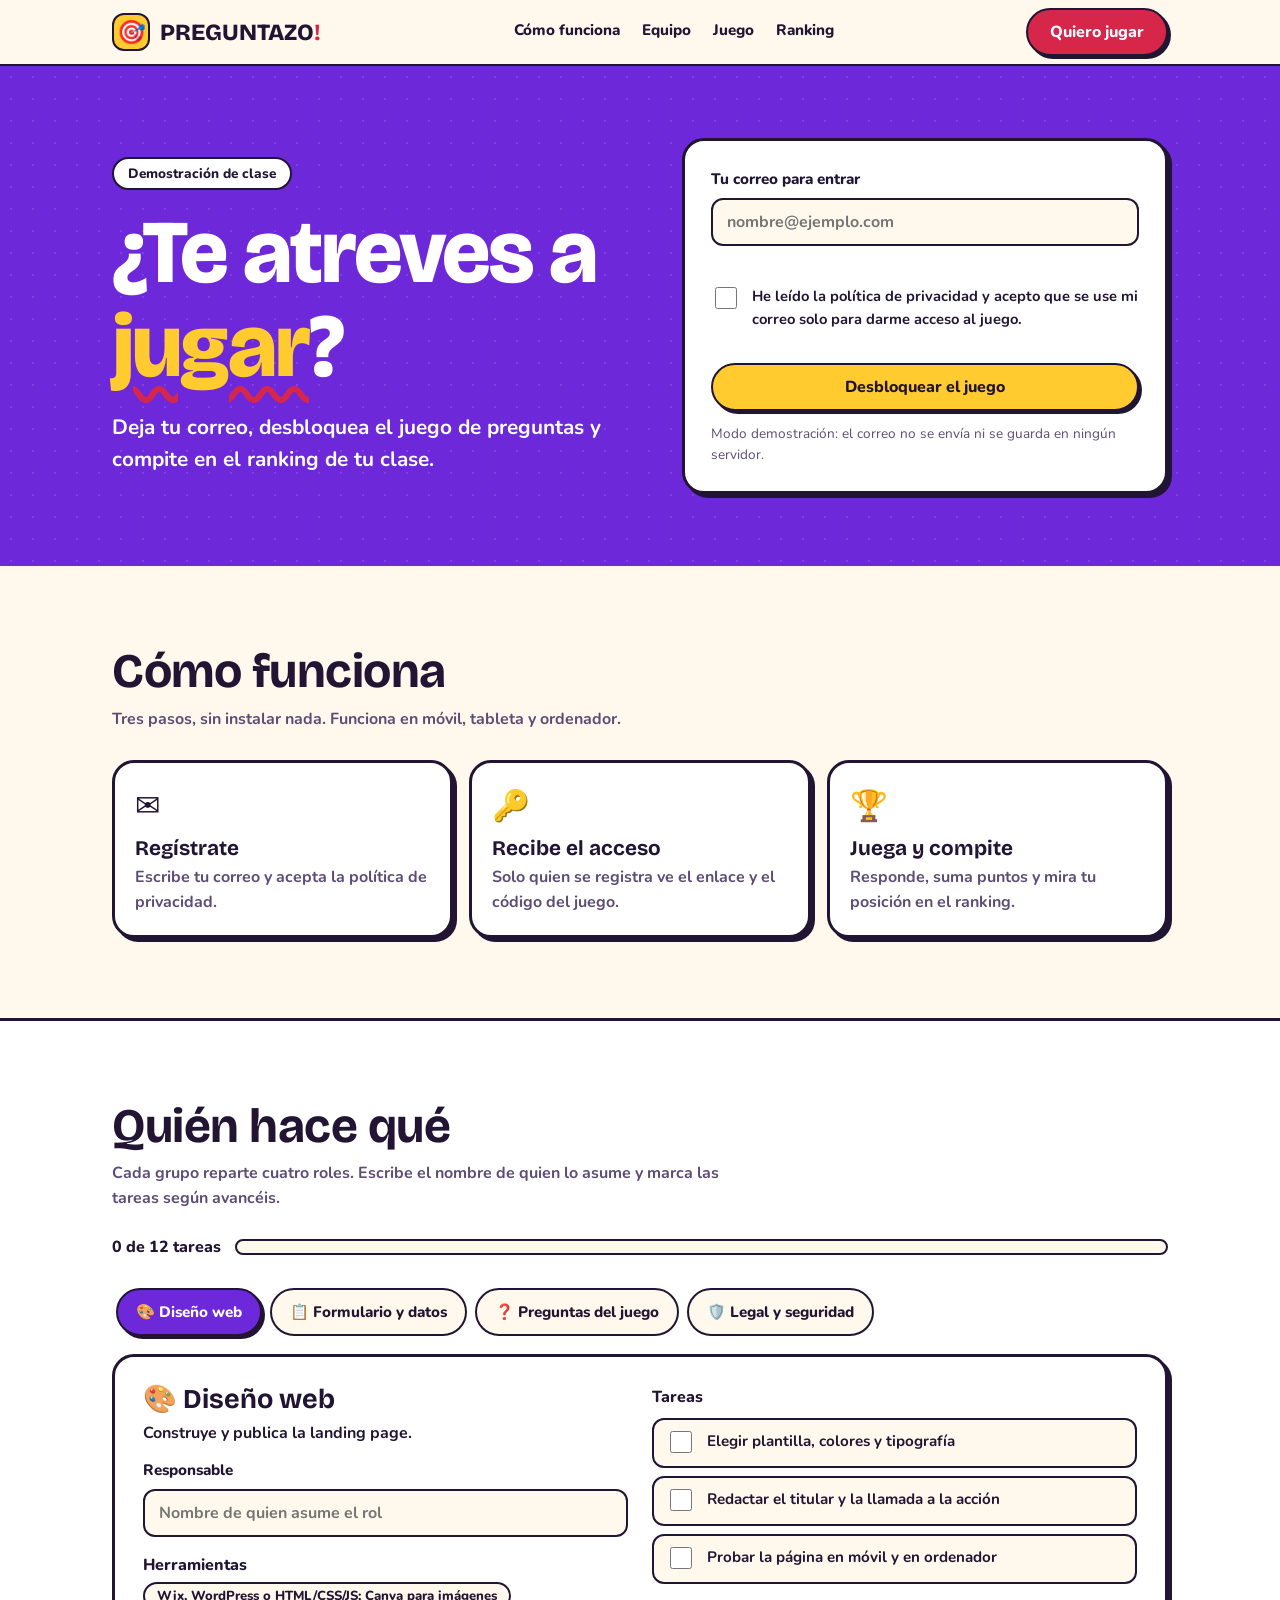
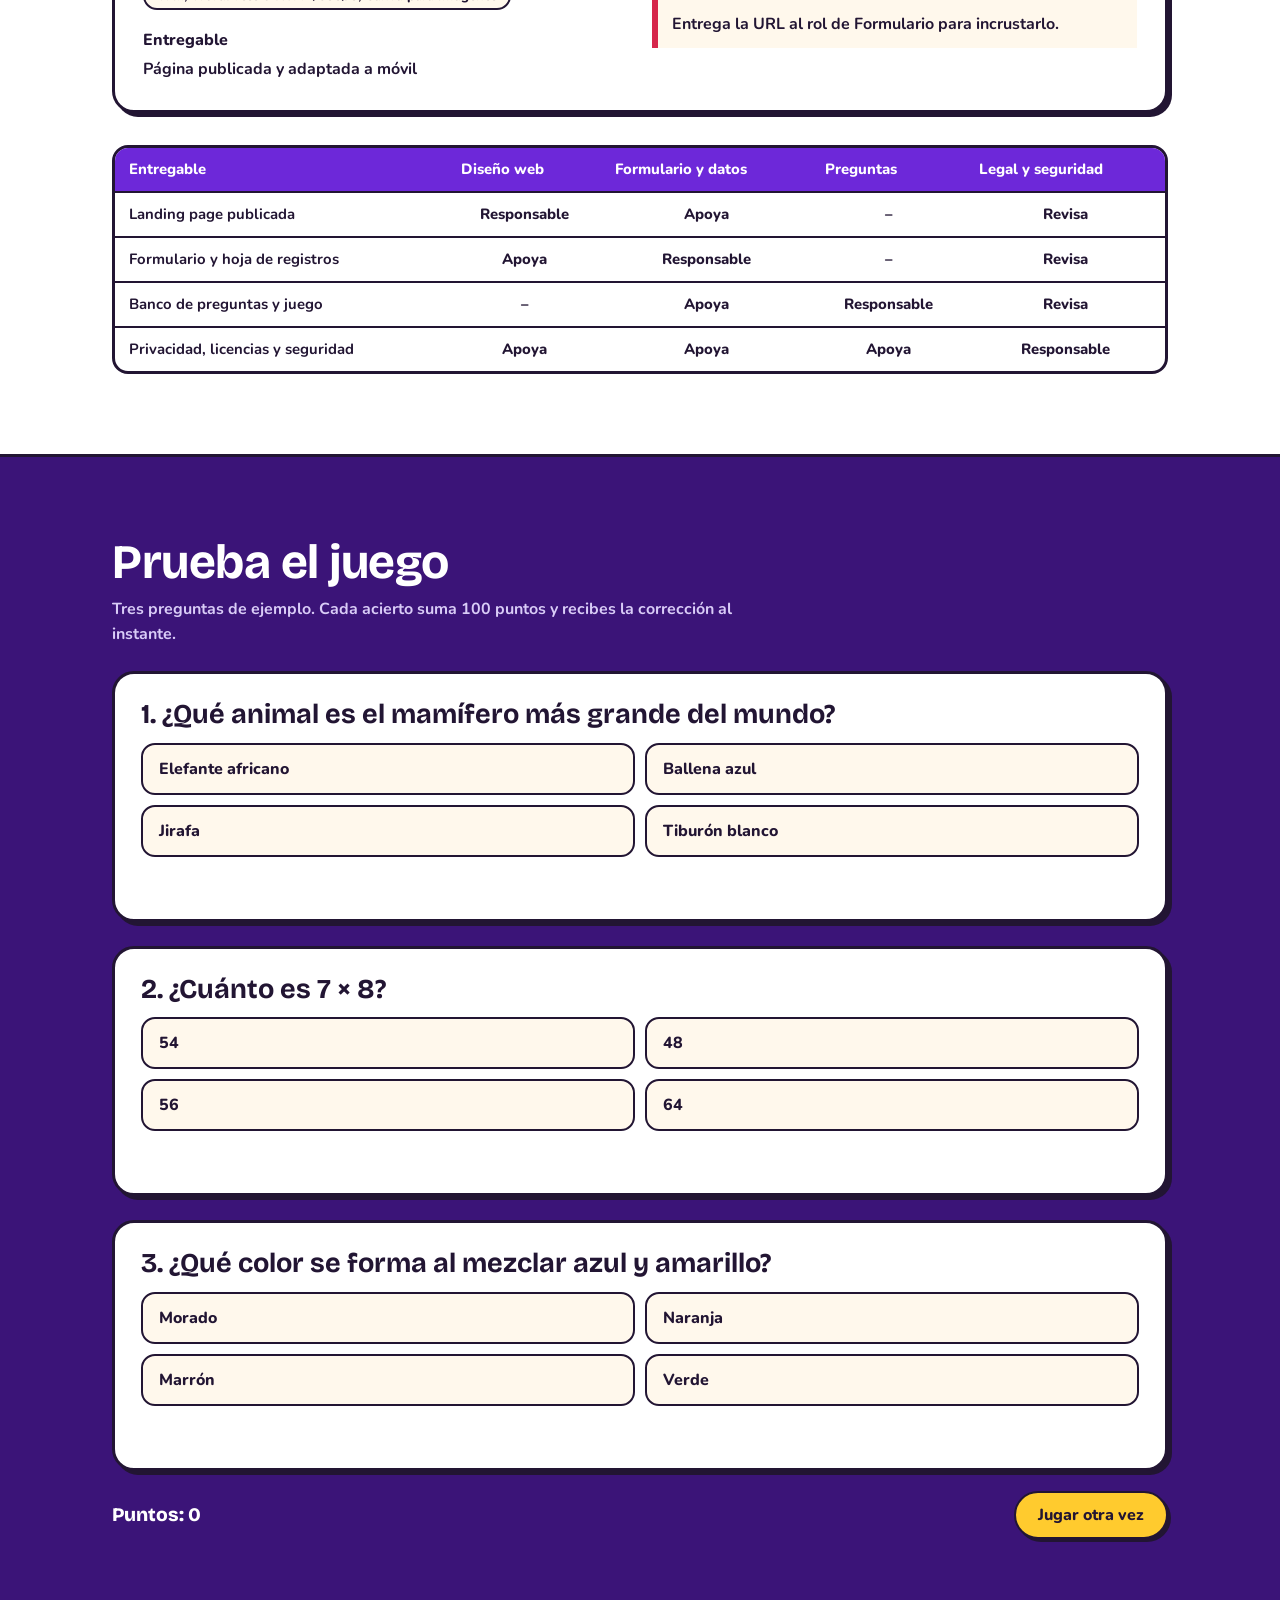
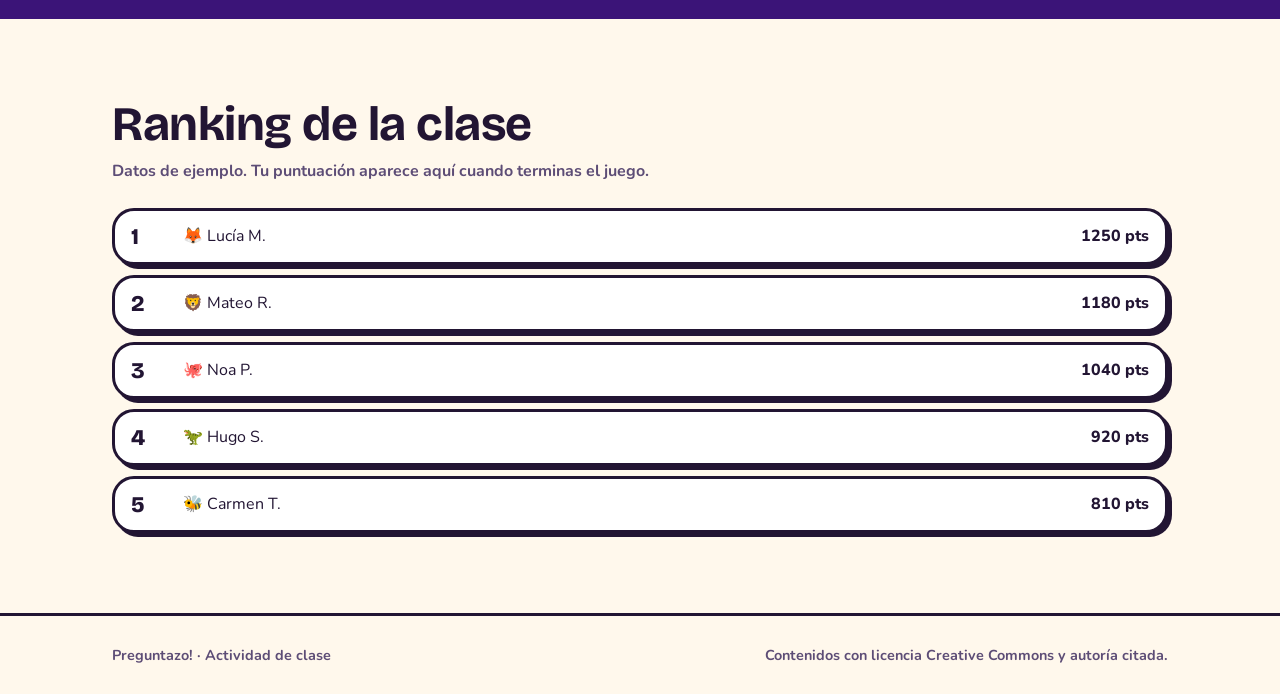
<file: index.html>
<!DOCTYPE html>
<html lang="es">
<head>
<meta charset="utf-8">
<meta name="viewport" content="width=device-width, initial-scale=1, viewport-fit=cover">
<title>Preguntazo! · Landing de demostración</title>
<meta name="description" content="Landing de demostración: registro con correo, juego de preguntas y reparto de responsabilidades del equipo.">
<link rel="preconnect" href="https://fonts.googleapis.com">
<link rel="stylesheet" href="https://fonts.googleapis.com/css2?family=Bricolage+Grotesque:opsz,wght@12..96,700;12..96,800&family=Nunito:wght@400;700;800&display=swap">
<link rel="stylesheet" href="css/styles.css">
</head>
<body>
<header>
  <div class="wrap">
    <a class="logo" href="#inicio"><i aria-hidden="true">🎯</i><span>PREGUNTAZO<b>!</b></span></a>
    <nav aria-label="Principal"><a href="#como">Cómo funciona</a><a href="#equipo">Equipo</a><a href="#juego">Juego</a><a href="#ranking">Ranking</a></nav>
    <a class="btn coral" href="#acceso">Quiero jugar</a>
  </div>
</header>

<main id="inicio">
<section class="hero" style="padding-bottom:clamp(32px,6vw,72px)">
  <div class="wrap">
    <div>
      <span class="demo-badge">Demostración de clase</span>
      <h1>¿Te atreves a <span>jugar</span>?</h1>
      <p class="lead">Deja tu correo, desbloquea el juego de preguntas y compite en el ranking de tu clase.</p>
    </div>
    <div id="acceso" class="sticker">
      <form id="form" novalidate>
        <label for="correo">Tu correo para entrar</label>
        <input id="correo" type="email" autocomplete="email" inputmode="email" placeholder="nombre@ejemplo.com" aria-describedby="e1">
        <p class="err" id="e1" role="alert"></p>
        <label class="check"><input id="ok" type="checkbox"><span>He leído la política de privacidad y acepto que se use mi correo solo para darme acceso al juego.</span></label>
        <p class="err" id="e2" role="alert"></p>
        <button class="btn" type="submit" style="width:100%">Desbloquear el juego</button>
        <p class="note">Modo demostración: el correo no se envía ni se guarda en ningún servidor.</p>
      </form>
      <div class="ok hidden" id="done">
        <h2 style="font-size:1.8rem">¡Acceso desbloqueado!</h2>
        <p style="margin:8px 0 0;font-weight:700">Tu código de acceso de ejemplo:</p>
        <div class="code">JUEGA-2026</div>
        <p><a class="btn coral" href="#juego">Ir al juego</a></p>
      </div>
    </div>
  </div>
</section>

<section id="como"><div class="wrap">
  <h2>Cómo funciona</h2>
  <p class="sub">Tres pasos, sin instalar nada. Funciona en móvil, tableta y ordenador.</p>
  <div class="steps">
    <div class="sticker step"><div class="ic" aria-hidden="true">✉️</div><h3>Regístrate</h3><p>Escribe tu correo y acepta la política de privacidad.</p></div>
    <div class="sticker step"><div class="ic" aria-hidden="true">🔑</div><h3>Recibe el acceso</h3><p>Solo quien se registra ve el enlace y el código del juego.</p></div>
    <div class="sticker step"><div class="ic" aria-hidden="true">🏆</div><h3>Juega y compite</h3><p>Responde, suma puntos y mira tu posición en el ranking.</p></div>
  </div>
</div></section>

<section id="equipo" class="roles"><div class="wrap">
  <h2>Quién hace qué</h2>
  <p class="sub">Cada grupo reparte cuatro roles. Escribe el nombre de quien lo asume y marca las tareas según avancéis.</p>
  <div class="progress"><span id="pTxt">0 de 12 tareas</span><div class="bar" aria-hidden="true"><i id="pBar"></i></div></div>
  <div class="tabs" role="tablist" aria-label="Roles del equipo" id="tabs"></div>
  <div class="sticker panel" id="panel" role="tabpanel" tabindex="0"></div>
  <div class="matrix"><table>
    <caption class="hidden">Matriz de responsabilidades</caption>
    <thead><tr><th scope="col">Entregable</th><th scope="col">Diseño web</th><th scope="col">Formulario y datos</th><th scope="col">Preguntas</th><th scope="col">Legal y seguridad</th></tr></thead>
    <tbody>
      <tr><td>Landing page publicada</td><td class="r">Responsable</td><td class="r">Apoya</td><td class="r">–</td><td class="r">Revisa</td></tr>
      <tr><td>Formulario y hoja de registros</td><td class="r">Apoya</td><td class="r">Responsable</td><td class="r">–</td><td class="r">Revisa</td></tr>
      <tr><td>Banco de preguntas y juego</td><td class="r">–</td><td class="r">Apoya</td><td class="r">Responsable</td><td class="r">Revisa</td></tr>
      <tr><td>Privacidad, licencias y seguridad</td><td class="r">Apoya</td><td class="r">Apoya</td><td class="r">Apoya</td><td class="r">Responsable</td></tr>
    </tbody></table></div>
</div></section>

<section id="juego" class="game"><div class="wrap">
  <h2>Prueba el juego</h2>
  <p class="sub">Tres preguntas de ejemplo. Cada acierto suma 100 puntos y recibes la corrección al instante.</p>
  <div id="quiz"></div>
  <div class="score"><span id="score">Puntos: 0</span><button class="btn" id="again" type="button">Jugar otra vez</button></div>
</div></section>

<section id="ranking"><div class="wrap">
  <h2>Ranking de la clase</h2>
  <p class="sub">Datos de ejemplo. Tu puntuación aparece aquí cuando terminas el juego.</p>
  <ol class="rank" id="rank"></ol>
</div></section>
</main>

<footer><div class="wrap"><span>Preguntazo! · Actividad de clase</span><span>Contenidos con licencia Creative Commons y autoría citada.</span></div></footer>

<script src="js/app.js" defer></script>
</body>
</html>
</file>
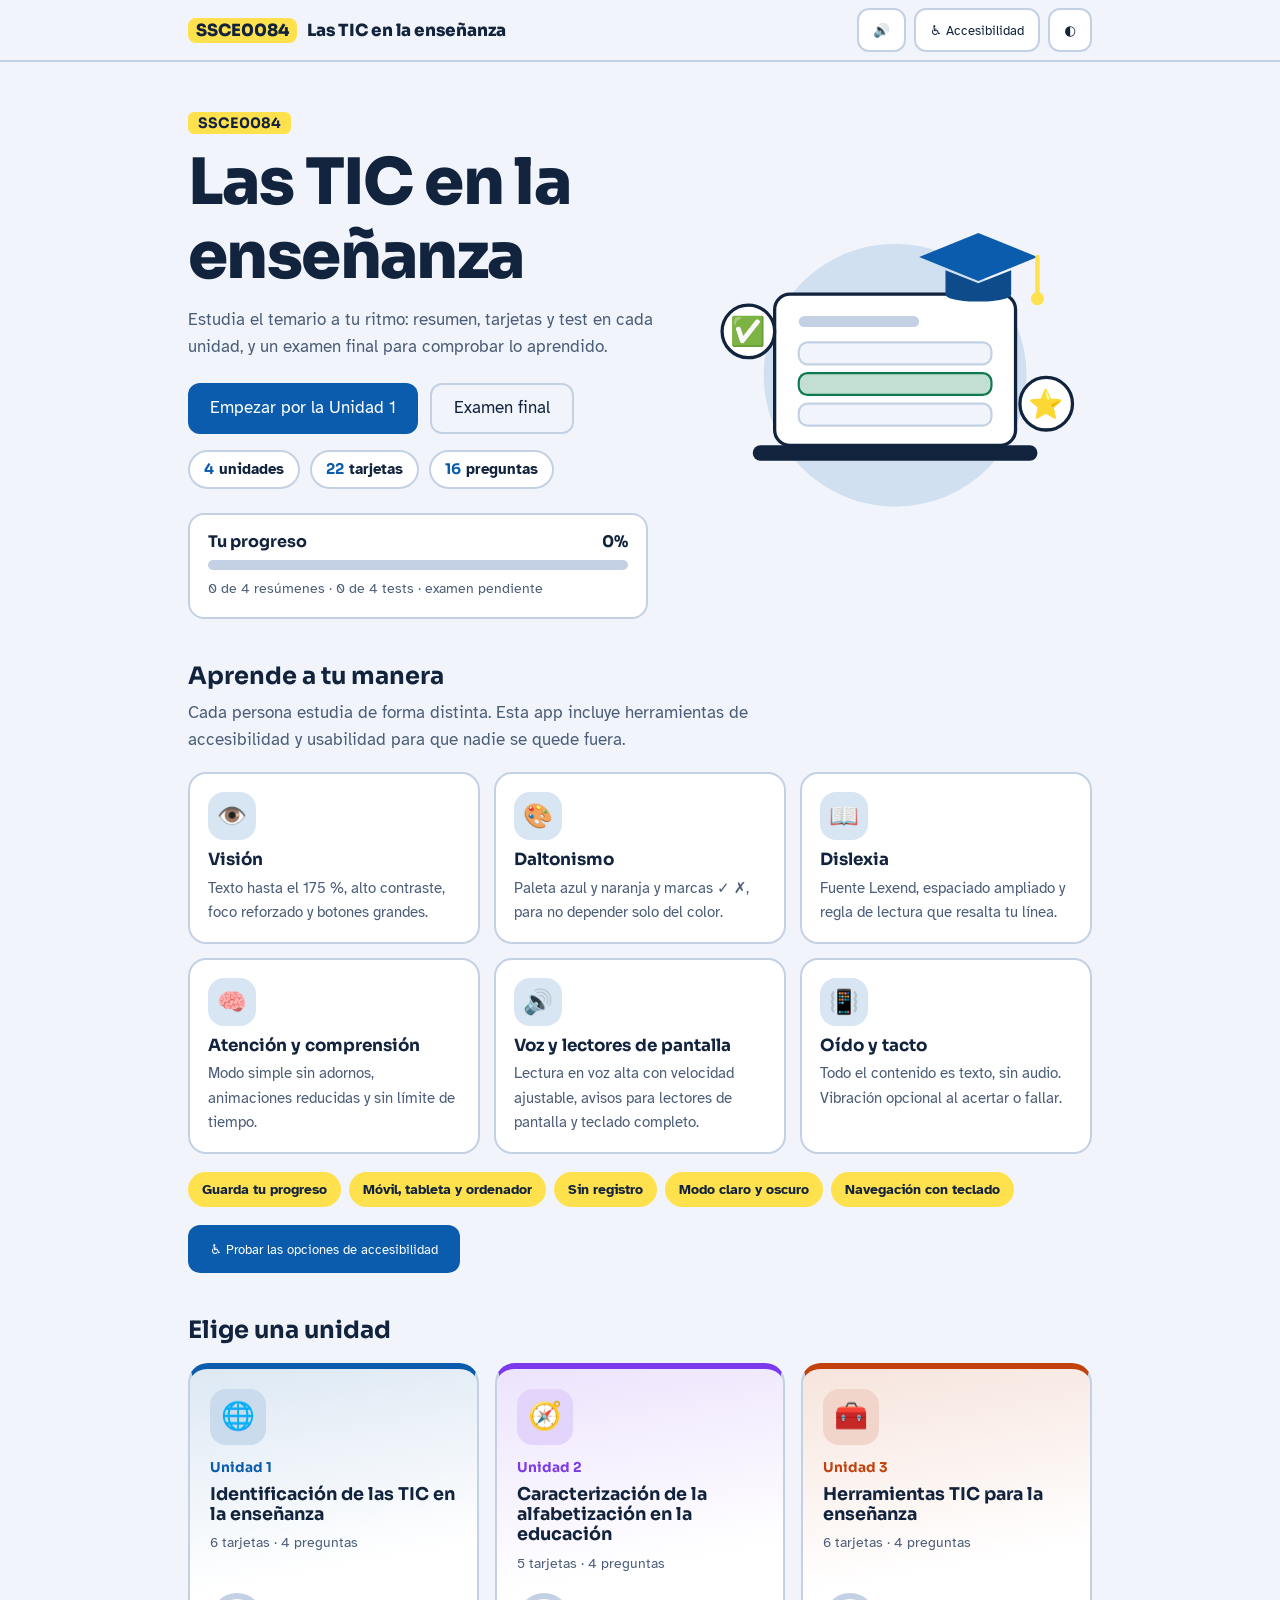
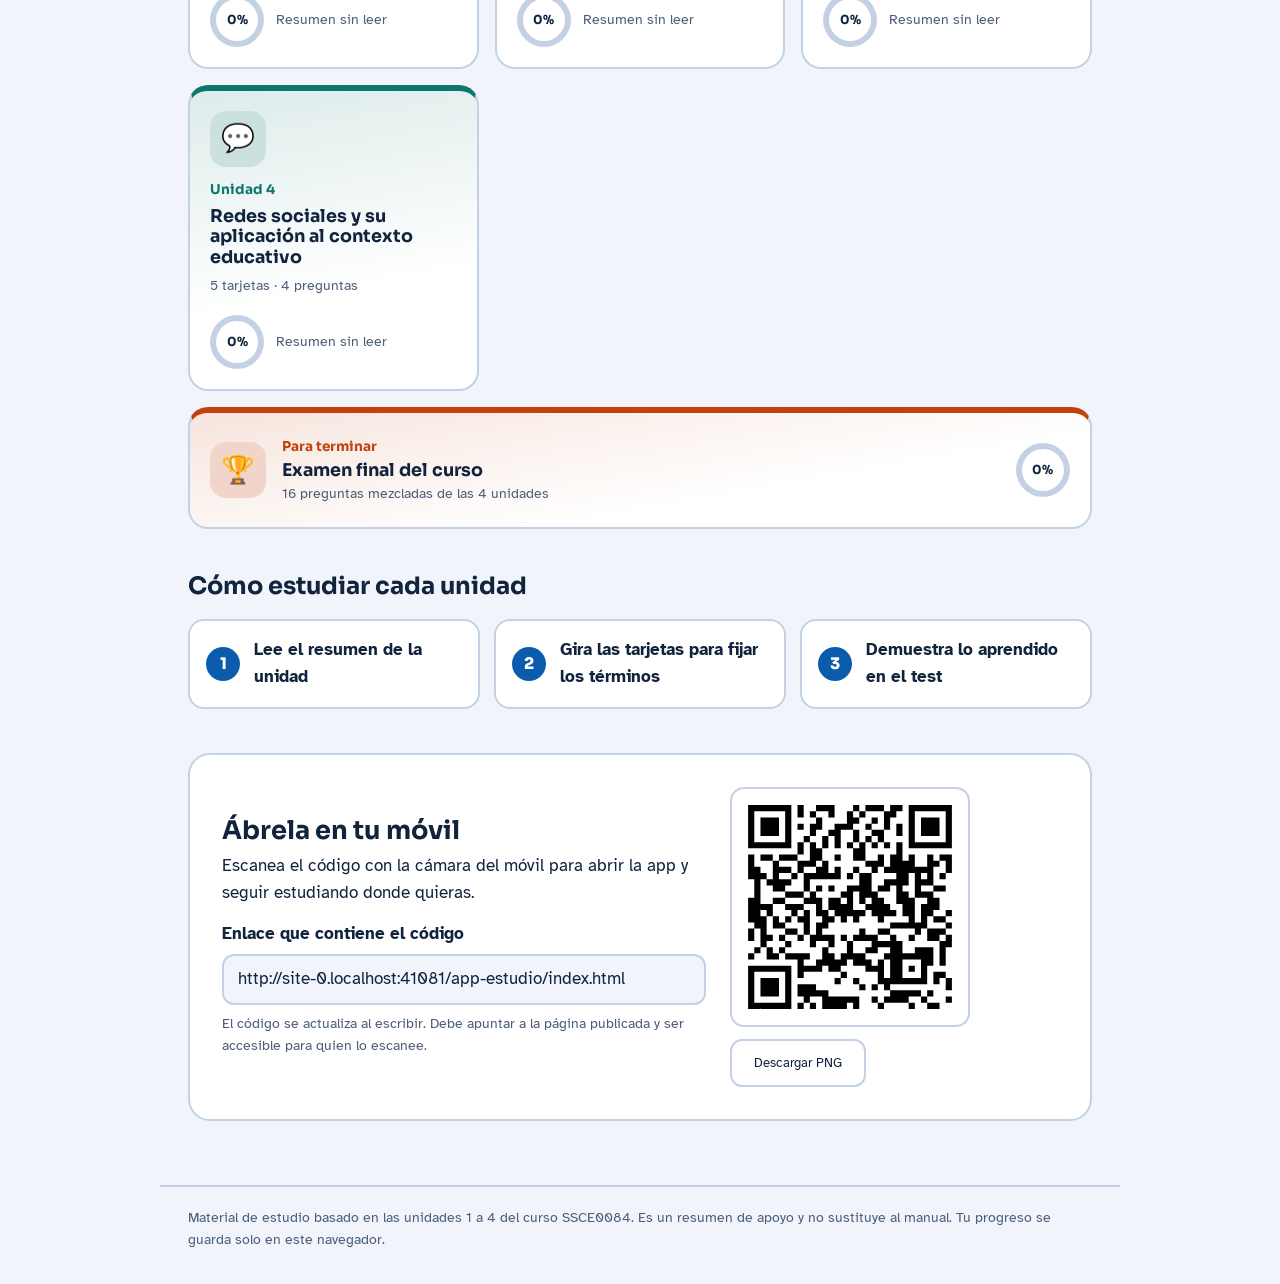
<file: app-estudio/index.html>
<!DOCTYPE html>
<html lang="es">
<head>
<meta charset="utf-8">
<meta name="viewport" content="width=device-width, initial-scale=1, viewport-fit=cover">
<title>SSCE0084 · Las TIC en la enseñanza · Aula de estudio</title>
<meta name="description" content="App de estudio del curso SSCE0084 Las TIC en la enseñanza: resumen, tarjetas y tests por unidad.">
<link rel="stylesheet" href="https://fonts.googleapis.com/css2?family=Sora:wght@600;700;800&family=Atkinson+Hyperlegible:wght@400;700&family=Lexend:wght@400;700&display=swap">
<link rel="stylesheet" href="css/styles.css">
</head>
<body>
<a class="skip" href="#app" id="skip">Saltar al contenido</a><div id="live" class="sr" role="status" aria-live="polite"></div><div id="ruler" hidden aria-hidden="true"></div>
<header><div class="bar"><a class="brand" href="#inicio"><i>SSCE0084</i> Las TIC en la enseñanza</a><div class="tools"><button class="ghost" id="tts" type="button" aria-label="Escuchar esta página en voz alta">🔊</button><button class="ghost" id="a11y" type="button" aria-haspopup="dialog" aria-label="Opciones de accesibilidad"><span aria-hidden="true">♿</span><span class="lbl"> Accesibilidad</span></button><button class="ghost" id="theme" type="button" aria-label="Cambiar tema claro u oscuro">◐</button></div></div></header>
<main id="app" tabindex="-1"></main>
<footer>Material de estudio basado en las unidades 1 a 4 del curso SSCE0084. Es un resumen de apoyo y no sustituye al manual. Tu progreso se guarda solo en este navegador.</footer>
<script src="js/vendor/qrcode.js"></script>
<script src="js/app.js"></script>
</body>
</html>
</file>
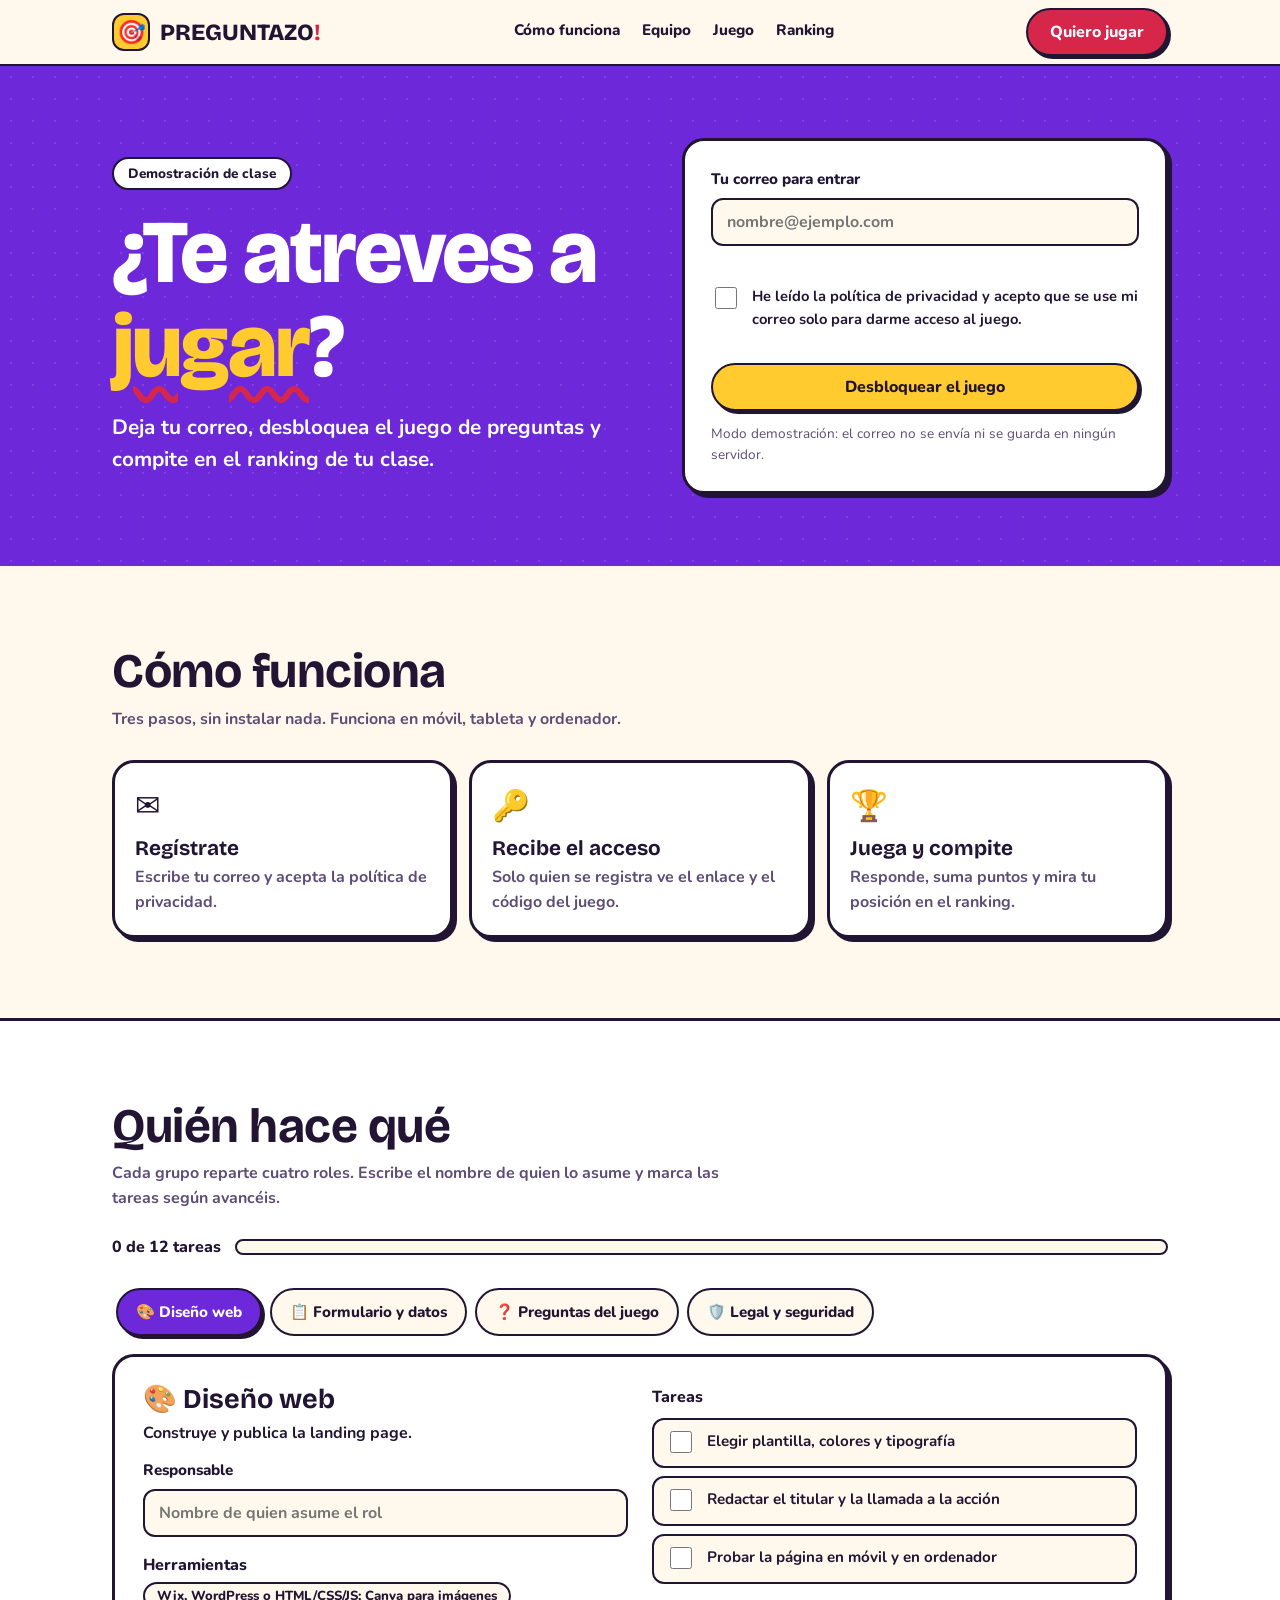
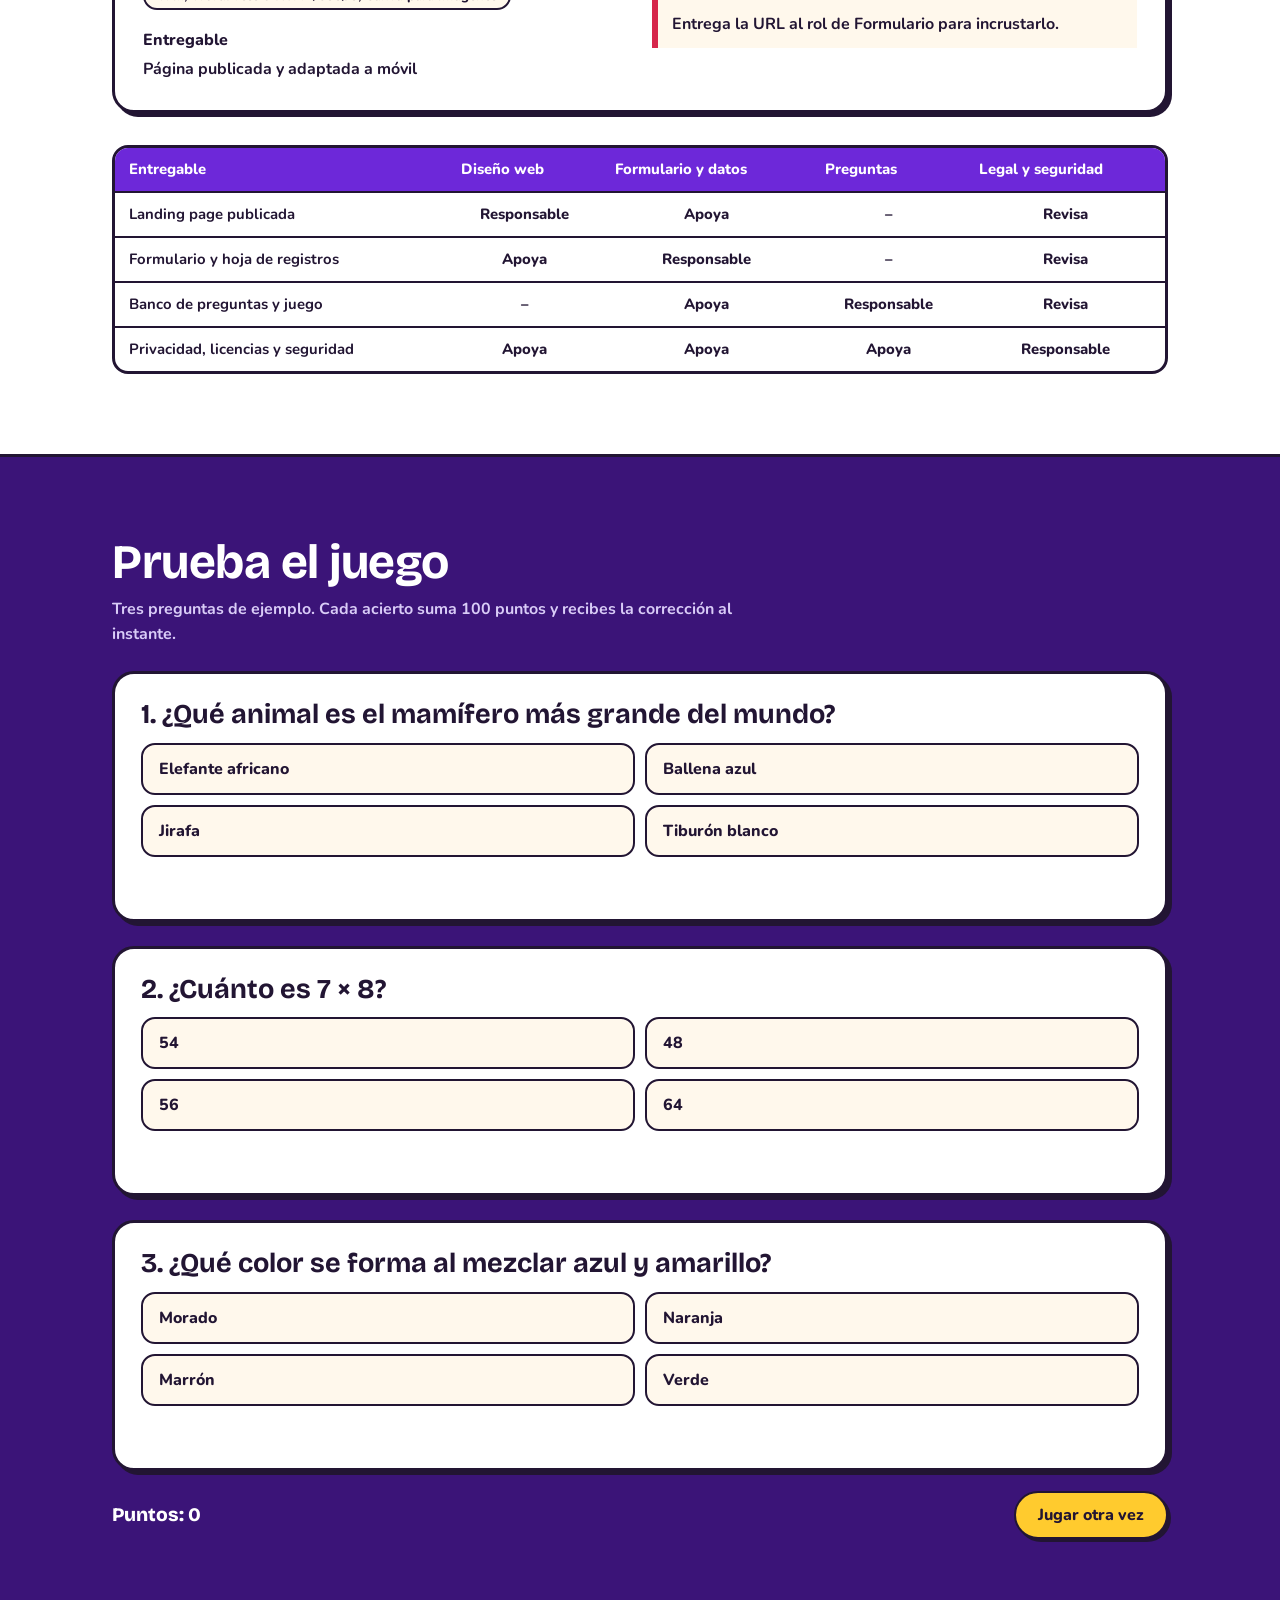
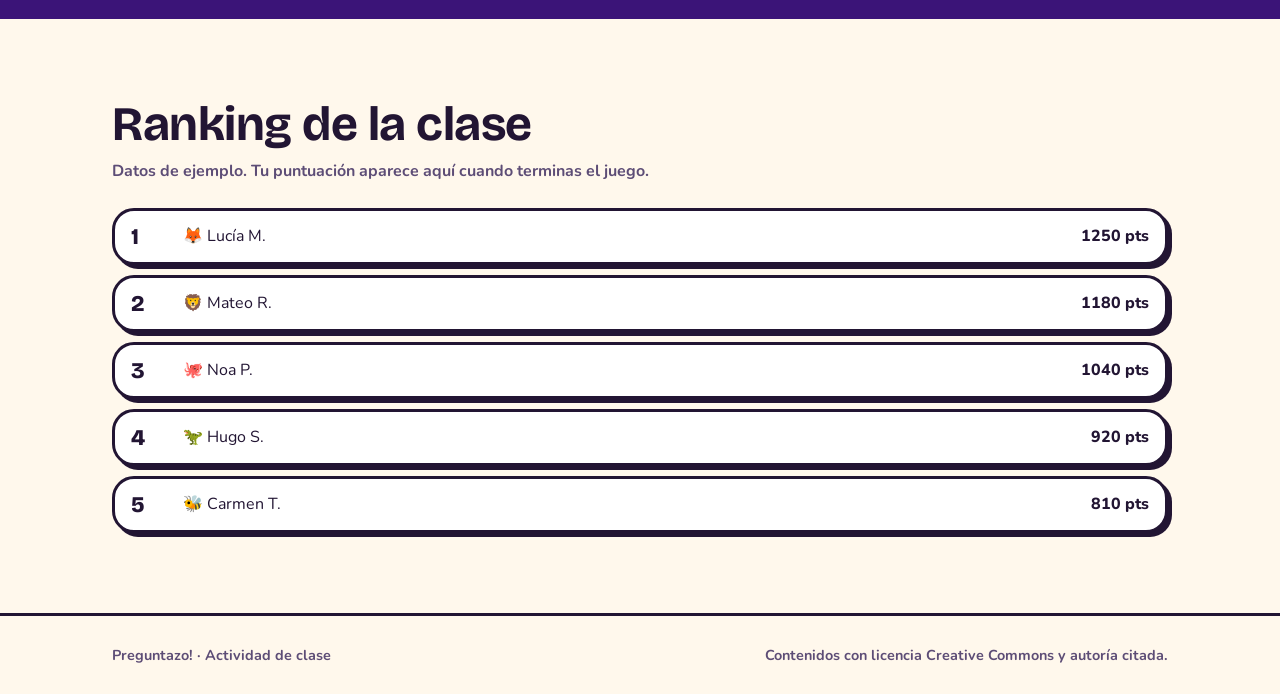
<file: landing-preguntazo/index.html>
<!DOCTYPE html>
<html lang="es">
<head>
<meta charset="utf-8">
<meta name="viewport" content="width=device-width, initial-scale=1, viewport-fit=cover">
<title>Preguntazo! · Landing de demostración</title>
<meta name="description" content="Landing de demostración: registro con correo, juego de preguntas y reparto de responsabilidades del equipo.">
<link rel="preconnect" href="https://fonts.googleapis.com">
<link rel="stylesheet" href="https://fonts.googleapis.com/css2?family=Bricolage+Grotesque:opsz,wght@12..96,700;12..96,800&family=Nunito:wght@400;700;800&display=swap">
<link rel="stylesheet" href="css/styles.css">
</head>
<body>
<header>
  <div class="wrap">
    <a class="logo" href="#inicio"><i aria-hidden="true">🎯</i><span>PREGUNTAZO<b>!</b></span></a>
    <nav aria-label="Principal"><a href="#como">Cómo funciona</a><a href="#equipo">Equipo</a><a href="#juego">Juego</a><a href="#ranking">Ranking</a></nav>
    <a class="btn coral" href="#acceso">Quiero jugar</a>
  </div>
</header>

<main id="inicio">
<section class="hero" style="padding-bottom:clamp(32px,6vw,72px)">
  <div class="wrap">
    <div>
      <span class="demo-badge">Demostración de clase</span>
      <h1>¿Te atreves a <span>jugar</span>?</h1>
      <p class="lead">Deja tu correo, desbloquea el juego de preguntas y compite en el ranking de tu clase.</p>
    </div>
    <div id="acceso" class="sticker">
      <form id="form" novalidate>
        <label for="correo">Tu correo para entrar</label>
        <input id="correo" type="email" autocomplete="email" inputmode="email" placeholder="nombre@ejemplo.com" aria-describedby="e1">
        <p class="err" id="e1" role="alert"></p>
        <label class="check"><input id="ok" type="checkbox"><span>He leído la política de privacidad y acepto que se use mi correo solo para darme acceso al juego.</span></label>
        <p class="err" id="e2" role="alert"></p>
        <button class="btn" type="submit" style="width:100%">Desbloquear el juego</button>
        <p class="note">Modo demostración: el correo no se envía ni se guarda en ningún servidor.</p>
      </form>
      <div class="ok hidden" id="done">
        <h2 style="font-size:1.8rem">¡Acceso desbloqueado!</h2>
        <p style="margin:8px 0 0;font-weight:700">Tu código de acceso de ejemplo:</p>
        <div class="code">JUEGA-2026</div>
        <p><a class="btn coral" href="#juego">Ir al juego</a></p>
      </div>
    </div>
  </div>
</section>

<section id="como"><div class="wrap">
  <h2>Cómo funciona</h2>
  <p class="sub">Tres pasos, sin instalar nada. Funciona en móvil, tableta y ordenador.</p>
  <div class="steps">
    <div class="sticker step"><div class="ic" aria-hidden="true">✉️</div><h3>Regístrate</h3><p>Escribe tu correo y acepta la política de privacidad.</p></div>
    <div class="sticker step"><div class="ic" aria-hidden="true">🔑</div><h3>Recibe el acceso</h3><p>Solo quien se registra ve el enlace y el código del juego.</p></div>
    <div class="sticker step"><div class="ic" aria-hidden="true">🏆</div><h3>Juega y compite</h3><p>Responde, suma puntos y mira tu posición en el ranking.</p></div>
  </div>
</div></section>

<section id="equipo" class="roles"><div class="wrap">
  <h2>Quién hace qué</h2>
  <p class="sub">Cada grupo reparte cuatro roles. Escribe el nombre de quien lo asume y marca las tareas según avancéis.</p>
  <div class="progress"><span id="pTxt">0 de 12 tareas</span><div class="bar" aria-hidden="true"><i id="pBar"></i></div></div>
  <div class="tabs" role="tablist" aria-label="Roles del equipo" id="tabs"></div>
  <div class="sticker panel" id="panel" role="tabpanel" tabindex="0"></div>
  <div class="matrix"><table>
    <caption class="hidden">Matriz de responsabilidades</caption>
    <thead><tr><th scope="col">Entregable</th><th scope="col">Diseño web</th><th scope="col">Formulario y datos</th><th scope="col">Preguntas</th><th scope="col">Legal y seguridad</th></tr></thead>
    <tbody>
      <tr><td>Landing page publicada</td><td class="r">Responsable</td><td class="r">Apoya</td><td class="r">–</td><td class="r">Revisa</td></tr>
      <tr><td>Formulario y hoja de registros</td><td class="r">Apoya</td><td class="r">Responsable</td><td class="r">–</td><td class="r">Revisa</td></tr>
      <tr><td>Banco de preguntas y juego</td><td class="r">–</td><td class="r">Apoya</td><td class="r">Responsable</td><td class="r">Revisa</td></tr>
      <tr><td>Privacidad, licencias y seguridad</td><td class="r">Apoya</td><td class="r">Apoya</td><td class="r">Apoya</td><td class="r">Responsable</td></tr>
    </tbody></table></div>
</div></section>

<section id="juego" class="game"><div class="wrap">
  <h2>Prueba el juego</h2>
  <p class="sub">Tres preguntas de ejemplo. Cada acierto suma 100 puntos y recibes la corrección al instante.</p>
  <div id="quiz"></div>
  <div class="score"><span id="score">Puntos: 0</span><button class="btn" id="again" type="button">Jugar otra vez</button></div>
</div></section>

<section id="ranking"><div class="wrap">
  <h2>Ranking de la clase</h2>
  <p class="sub">Datos de ejemplo. Tu puntuación aparece aquí cuando terminas el juego.</p>
  <ol class="rank" id="rank"></ol>
</div></section>
</main>

<footer><div class="wrap"><span>Preguntazo! · Actividad de clase</span><span>Contenidos con licencia Creative Commons y autoría citada.</span></div></footer>

<script src="js/app.js"></script>
</body>
</html>
</file>
<file: css/styles.css>
:root{--violet:#6d28d9;--deep:#3b1478;--coral:#d6264a;--yellow:#ffcb2e;--ink:#221533;--muted:#5d4d76;--surface:#fff8ec;--card:#ffffff;--line:#221533;--ok:#0f7a4e;--bad:#b3261e;--field:#fff8ec;--on-violet:#ffffff}
@media (prefers-color-scheme:dark){:root:not([data-theme="light"]){--violet:#a78bfa;--deep:#170a34;--coral:#ff6b85;--ink:#fff7e8;--muted:#cbbdf0;--surface:#1a0f2e;--card:#251743;--line:#fff7e8;--ok:#4ade80;--bad:#ff8a80;--field:#1a0f2e;--on-violet:#170a34}}
:root[data-theme="dark"]{--violet:#a78bfa;--deep:#170a34;--coral:#ff6b85;--ink:#fff7e8;--muted:#cbbdf0;--surface:#1a0f2e;--card:#251743;--line:#fff7e8;--ok:#4ade80;--bad:#ff8a80;--field:#1a0f2e;--on-violet:#170a34}
*{box-sizing:border-box}
:root{padding-top:env(safe-area-inset-top,0px);padding-bottom:env(safe-area-inset-bottom,0px)}
html{scroll-behavior:smooth;scroll-padding-top:calc(env(safe-area-inset-top,0px) + 72px)}
body{margin:0;background:var(--surface);color:var(--ink);font:400 1rem/1.55 Nunito,system-ui,-apple-system,"Segoe UI",sans-serif;overflow-x:hidden}
h1,h2,h3{font-family:"Bricolage Grotesque",Nunito,system-ui,sans-serif;line-height:1.05;margin:0}
a{color:inherit}
.wrap{max-width:1120px;margin:0 auto;padding:0 clamp(16px,4vw,32px)}
section{padding:clamp(40px,7vw,80px) 0}
.sticker{border:3px solid var(--line);box-shadow:4px 4px 0 var(--line);border-radius:22px;background:var(--card)}
.btn{display:inline-flex;align-items:center;justify-content:center;gap:8px;min-height:48px;padding:10px 22px;border:2px solid var(--line);border-radius:999px;background:var(--yellow);color:#221533;font:800 1rem Nunito,sans-serif;text-decoration:none;cursor:pointer;box-shadow:3px 3px 0 var(--line);transition:transform .15s}
.btn:hover{transform:translate(-1px,-2px)}
.btn:active{transform:translate(2px,2px);box-shadow:none}
.btn[disabled]{opacity:.55;cursor:not-allowed}
.btn.coral{background:var(--coral);color:#fff}
:focus-visible{outline:3px solid var(--yellow);outline-offset:3px}
header{position:sticky;top:0;z-index:20;background:color-mix(in srgb,var(--surface) 94%,transparent);backdrop-filter:blur(8px);border-bottom:2px solid var(--line);padding-top:env(safe-area-inset-top,0px);margin-top:calc(env(safe-area-inset-top,0px) * -1)}
header .wrap{display:flex;align-items:center;justify-content:space-between;gap:12px;min-height:64px}
.logo{display:flex;align-items:center;gap:10px;font:800 1.45rem "Bricolage Grotesque",sans-serif;text-decoration:none}
.logo i{font-style:normal;display:grid;place-items:center;width:38px;height:38px;border:2px solid var(--line);border-radius:12px;background:var(--yellow)}
.logo b{color:var(--coral)}
nav{display:none;gap:22px;font-weight:800;font-size:.95rem}
nav a{text-decoration:none;padding:6px 0;border-bottom:2px solid transparent}
nav a:hover{border-color:var(--coral)}
@media(min-width:800px){nav{display:flex}}
.hero{background:var(--violet);color:var(--on-violet);position:relative;padding:clamp(32px,6vw,72px) 0}
.hero::before{content:"";position:absolute;inset:0;background-image:radial-gradient(rgba(255,255,255,.35) 1.5px,transparent 1.5px);background-size:22px 22px;opacity:.35;pointer-events:none}
.hero .wrap{position:relative;display:grid;gap:32px;align-items:center}
@media(min-width:900px){.hero .wrap{grid-template-columns:1.05fr .95fr}}
.hero h1{font-size:clamp(2.8rem,10vw,5.6rem);letter-spacing:-.02em;font-weight:800}
.hero h1 span{color:var(--yellow);text-decoration:underline wavy var(--coral);text-underline-offset:.12em;text-decoration-thickness:.07em}
:root[data-theme="dark"] .hero h1 span,@media (prefers-color-scheme:dark){.hero h1 span{color:#fff}}
.hero p.lead{font-size:clamp(1.05rem,2.5vw,1.3rem);font-weight:700;max-width:34rem;margin:16px 0 0}
.demo-badge{display:inline-block;background:var(--card);color:var(--ink);border:2px solid var(--line);border-radius:999px;padding:4px 14px;font-weight:800;font-size:.85rem;margin-bottom:16px}
form,.ok{color:var(--ink);padding:clamp(16px,3vw,26px)}
label{font-weight:800;font-size:.95rem}
input[type=email],input[type=text]{width:100%;min-height:48px;margin-top:6px;padding:10px 14px;border:2px solid var(--line);border-radius:12px;background:var(--field);color:var(--ink);font:700 1rem Nunito,sans-serif}
.check{display:flex;gap:12px;align-items:flex-start;margin:16px 0;font-weight:700;font-size:.92rem;cursor:pointer}
.check input{width:22px;height:22px;margin-top:2px;accent-color:var(--violet);flex:none}
.err{color:var(--bad);font-weight:800;font-size:.88rem;margin:6px 0 0;min-height:1.2em}
.note{font-size:.85rem;color:var(--muted);margin:12px 0 0}
.code{display:inline-block;font:800 1.5rem "Bricolage Grotesque",sans-serif;letter-spacing:.08em;background:var(--yellow);color:#221533;border:2px dashed var(--line);border-radius:12px;padding:6px 16px;margin:10px 0}
.hidden{display:none!important}
h2{font-size:clamp(1.9rem,5vw,3rem);letter-spacing:-.01em}
.sub{color:var(--muted);max-width:40rem;margin:10px 0 0;font-weight:700}
.steps{display:grid;gap:16px;margin-top:28px;grid-template-columns:repeat(auto-fit,minmax(220px,1fr))}
.step{padding:20px}
.step h3{font-size:1.3rem;margin:8px 0 6px}
.step p{margin:0;color:var(--muted);font-weight:700}
.step .ic{font-size:1.9rem}
/* Roles */
.roles{background:var(--card);border-block:3px solid var(--line)}
.progress{margin:24px 0 0;display:flex;align-items:center;gap:14px;font-weight:800}
.bar{flex:1;height:16px;border:2px solid var(--line);border-radius:99px;background:var(--field);overflow:hidden}
.bar i{display:block;height:100%;width:0;background:var(--ok);transition:width .35s}
.tabs{display:flex;gap:8px;margin:24px 0 0;overflow-x:auto;padding:4px 4px 10px;scroll-snap-type:x proximity;-webkit-overflow-scrolling:touch}
.tab{flex:none;scroll-snap-align:start;min-height:48px;padding:8px 18px;border:2px solid var(--line);border-radius:999px;background:var(--surface);color:var(--ink);font:800 .95rem Nunito,sans-serif;cursor:pointer}
.tab[aria-selected=true]{background:var(--violet);color:var(--on-violet);box-shadow:3px 3px 0 var(--line)}
.panel{margin-top:8px;padding:clamp(16px,3vw,28px);display:grid;gap:24px}
@media(min-width:800px){.panel{grid-template-columns:1fr 1fr}}
.panel h3{font-size:1.7rem}
.panel ul{margin:8px 0 0;padding-left:1.1rem;font-weight:700}
.tag{display:inline-block;margin:0 6px 6px 0;padding:2px 12px;border:2px solid var(--line);border-radius:99px;background:var(--surface);font-weight:800;font-size:.82rem}
.tasks{list-style:none;padding:0!important;margin:12px 0 0}
.tasks li{margin:0 0 8px}
.tasks label{display:flex;gap:12px;align-items:flex-start;padding:10px 12px;border:2px solid var(--line);border-radius:12px;background:var(--surface);cursor:pointer;font-weight:700;min-height:48px}
.tasks input{width:22px;height:22px;accent-color:var(--ok);flex:none;margin-top:1px}
.tasks input:checked+span{text-decoration:line-through;opacity:.7}
.handoff{margin-top:16px;padding:12px 14px;border-left:6px solid var(--coral);background:var(--surface);font-weight:700}
.matrix{margin-top:32px;overflow-x:auto;border:3px solid var(--line);border-radius:16px}
table{border-collapse:collapse;width:100%;min-width:560px;font-weight:700;font-size:.93rem}
th,td{padding:10px 14px;text-align:left;border-bottom:2px solid var(--line)}
th{background:var(--violet);color:var(--on-violet);font-weight:800}
tr:last-child td{border-bottom:0}
td.r{text-align:center;font-weight:800}
/* Juego */
.game{background:var(--deep);color:#fff}
.game .sub{color:#d9ccf7}
.q{margin-top:24px;padding:clamp(16px,3vw,26px);color:var(--ink)}
.q h3{font-size:clamp(1.25rem,3vw,1.7rem);margin-bottom:14px}
.opts{display:grid;gap:10px}
@media(min-width:640px){.opts{grid-template-columns:1fr 1fr}}
.opt{min-height:52px;text-align:left;padding:10px 16px;border:2px solid var(--line);border-radius:14px;background:var(--surface);color:var(--ink);font:800 1rem Nunito,sans-serif;cursor:pointer}
.opt:hover:not([disabled]){background:var(--yellow);color:#221533}
.opt.good{background:var(--ok);color:#fff;border-color:var(--ok)}
.opt.bad{background:var(--bad);color:#fff;border-color:var(--bad)}
.fb{min-height:1.5em;margin:12px 0 0;font-weight:800}
.score{display:flex;flex-wrap:wrap;align-items:center;justify-content:space-between;gap:12px;margin-top:20px;font:800 1.2rem "Bricolage Grotesque",sans-serif}
/* Ranking */
.rank{list-style:none;margin:24px 0 0;padding:0;display:grid;gap:10px}
.rank li{display:grid;grid-template-columns:40px 1fr auto;gap:12px;align-items:center;padding:12px 16px}
.rank .pos{font:800 1.4rem "Bricolage Grotesque",sans-serif}
.rank .pts{font-weight:800}
.rank li.me{background:var(--yellow);color:#221533}
footer{border-top:3px solid var(--line);padding:28px 0;font-weight:700;color:var(--muted);font-size:.9rem}
footer .wrap{display:flex;flex-wrap:wrap;gap:12px 28px;justify-content:space-between}
@media(prefers-reduced-motion:reduce){*{transition:none!important;scroll-behavior:auto!important}}
</file>
<file: app-estudio/css/styles.css>
:root{--bg:#f1f5fb;--ink:#12233d;--mut:#4b5d78;--blue:#0b5cad;--on:#fff;--mark:#ffe14d;--card:#fff;--line:#c4d1e4;--ok:#0f7a4e;--bad:#b3261e;--bar:#f1f5fb;box-sizing:border-box;padding-top:env(safe-area-inset-top,0px);padding-bottom:env(safe-area-inset-bottom,0px)}
@media (prefers-color-scheme:dark){:root:not([data-theme="light"]){--bg:#0d1626;--ink:#e8eefb;--mut:#a9b8d3;--blue:#6db2ff;--on:#0d1626;--card:#15233a;--line:#2b3d5a;--ok:#4ade80;--bad:#ff8a80;--bar:#0d1626}}
:root[data-theme="dark"]{--bg:#0d1626;--ink:#e8eefb;--mut:#a9b8d3;--blue:#6db2ff;--on:#0d1626;--card:#15233a;--line:#2b3d5a;--ok:#4ade80;--bad:#ff8a80;--bar:#0d1626}
*,*::before,*::after{box-sizing:border-box}
html{scroll-padding-top:calc(env(safe-area-inset-top,0px) + 72px)}
body{margin:0;background:var(--bg);color:var(--ink);font:400 1.05rem/1.6 "Atkinson Hyperlegible",system-ui,-apple-system,"Segoe UI",sans-serif;min-height:100vh}
body::before{content:"";position:fixed;inset:0 0 auto;height:env(safe-area-inset-top,0px);z-index:10;background:var(--bar)}
h1,h2,h3{font-family:Sora,system-ui,sans-serif;line-height:1.15;margin:0}
a{color:inherit}
:focus-visible{outline:3px solid var(--blue);outline-offset:3px}
header{position:sticky;top:env(safe-area-inset-top,0px);z-index:11;background:var(--bar);border-bottom:2px solid var(--line)}
.bar,main{max-width:960px;margin:0 auto;padding:0 clamp(16px,4vw,28px)}
.bar{display:flex;align-items:center;justify-content:space-between;gap:12px;min-height:60px}
.brand{font:800 1.05rem Sora,sans-serif;text-decoration:none;display:flex;gap:10px;align-items:center}
.brand i{font-style:normal;background:var(--mark);color:#12233d;border-radius:8px;padding:2px 8px}
.ghost{min-height:44px;min-width:44px;padding:6px 14px;border:2px solid var(--line);border-radius:12px;background:var(--card);color:var(--ink);font:700 .95rem inherit;font-family:inherit;cursor:pointer}
main{padding-top:clamp(24px,5vw,48px);padding-bottom:64px}
.btn{display:inline-flex;align-items:center;justify-content:center;min-height:48px;padding:10px 22px;border:0;border-radius:12px;background:var(--blue);color:var(--on);font:700 1rem inherit;font-family:inherit;text-decoration:none;cursor:pointer}
.btn.alt{background:transparent;color:var(--ink);border:2px solid var(--line)}
.btn[disabled]{opacity:.5;cursor:not-allowed}
.hero h1{font-size:clamp(2rem,6.5vw,3.6rem);font-weight:800;letter-spacing:-.02em;max-width:16ch}
.hero p{color:var(--mut);max-width:44ch;margin:14px 0 0}
:root{--c1:#0b5cad;--c2:#7c3aed;--c3:#c2410c;--c4:#0f766e}
@media (prefers-color-scheme:dark){:root:not([data-theme="light"]){--c1:#6db2ff;--c2:#b794f6;--c3:#fb9a5a;--c4:#4fd1c5}}
:root[data-theme="dark"]{--c1:#6db2ff;--c2:#b794f6;--c3:#fb9a5a;--c4:#4fd1c5}
.hero2{display:grid;gap:28px;align-items:center}
@media(min-width:820px){.hero2{grid-template-columns:1.1fr .9fr}}
.hero2 h1{font-size:clamp(2.2rem,7vw,4rem);font-weight:800;letter-spacing:-.025em;max-width:14ch}
.hero2 p{color:var(--mut);max-width:46ch;margin:14px 0 0}
.cta{display:flex;flex-wrap:wrap;gap:12px;margin-top:22px}
.prog{margin-top:24px;padding:16px 18px;background:var(--card);border:2px solid var(--line);border-radius:16px;max-width:460px}
.pl{display:flex;justify-content:space-between;font:700 1rem Sora,sans-serif;margin-bottom:8px}
.stats{display:flex;flex-wrap:wrap;gap:10px;list-style:none;padding:0;margin:16px 0 0}
.stats li{padding:6px 14px;border:2px solid var(--line);border-radius:99px;background:var(--card);font-weight:700;font-size:.92rem}
.stats b{font-family:Sora,sans-serif;color:var(--blue)}
.art{width:100%;height:auto;max-width:440px;justify-self:center}
.sb{fill:color-mix(in srgb,var(--blue) 14%,transparent)}
.sc{fill:var(--card);stroke:var(--ink);stroke-width:3}
.sk{fill:var(--ink)}
.ln{fill:var(--line)}
.op{fill:var(--bg);stroke:var(--line);stroke-width:2}
.op.ok{fill:color-mix(in srgb,var(--ok) 25%,var(--card));stroke:var(--ok)}
.cap{fill:var(--blue)}
.cap2{fill:color-mix(in srgb,var(--blue) 70%,var(--ink))}
.tas{stroke:var(--mark);stroke-width:4;fill:none;stroke-linecap:round}
.dot{fill:var(--mark)}
.chip{fill:var(--card);stroke:var(--ink);stroke-width:3}
.fl{animation:fl 4s ease-in-out infinite}
@keyframes fl{50%{transform:translateY(-8px)}}
.sec{font-size:1.5rem;margin:44px 0 0}
.grid2{display:grid;gap:16px;margin-top:18px;grid-template-columns:repeat(auto-fit,minmax(min(100%,220px),1fr))}
.uc{display:flex;flex-direction:column;gap:8px;padding:20px;border:2px solid var(--line);border-top:6px solid var(--c);border-radius:20px;background:linear-gradient(170deg,color-mix(in srgb,var(--c) 14%,var(--card)),var(--card) 65%);text-decoration:none;transition:transform .2s}
.uc:hover{transform:translateY(-4px)}
.ico{display:grid;place-items:center;width:56px;height:56px;border-radius:16px;background:color-mix(in srgb,var(--c) 22%,var(--card));font-size:1.7rem}
.un{font:700 .85rem Sora,sans-serif;color:var(--c);margin-top:6px}
.uc h3{font-size:1.1rem}
.foot{display:flex;align-items:center;gap:12px;margin-top:auto;padding-top:10px}
.ring{--p:0;width:54px;height:54px;border-radius:50%;background:conic-gradient(var(--ok) calc(var(--p)*1%),var(--line) 0);display:grid;place-items:center;flex:none}
.ring b{display:grid;place-items:center;width:42px;height:42px;border-radius:50%;background:var(--card);font:700 .78rem Sora,sans-serif}
.uc.wide{grid-column:1/-1;flex-direction:row;align-items:center;flex-wrap:wrap;gap:16px}
.uc.wide .foot{margin:0 0 0 auto;padding:0}
.how{display:grid;gap:14px;margin-top:18px;grid-template-columns:repeat(auto-fit,minmax(min(100%,200px),1fr));counter-reset:s}
.how div{position:relative;padding:16px 16px 16px 64px;background:var(--card);border:2px solid var(--line);border-radius:16px;font-weight:700}
.how div::before{counter-increment:s;content:counter(s);position:absolute;left:16px;top:50%;translate:0 -50%;width:34px;height:34px;border-radius:50%;background:var(--blue);color:var(--on);display:grid;place-items:center;font:800 1rem Sora,sans-serif}
@media(prefers-reduced-motion:reduce){.fl{animation:none}.uc{transition:none}}
.code{display:inline-block;margin-bottom:12px;padding:2px 10px;background:var(--mark);color:#12233d;border-radius:6px;font:700 .9rem Sora,sans-serif}
.grid{display:grid;gap:16px;margin-top:32px;grid-template-columns:repeat(auto-fit,minmax(min(100%,250px),1fr))}
.u{display:flex;flex-direction:column;gap:10px;padding:20px;background:var(--card);border:2px solid var(--line);border-radius:18px;text-decoration:none}
.u:hover{border-color:var(--blue)}
.u .n{font:800 2.4rem Sora,sans-serif;color:var(--blue);line-height:1}
.u h2{font-size:1.15rem}
.meter{height:10px;border-radius:9px;background:var(--line);overflow:hidden}
.meter i{display:block;height:100%;background:var(--ok)}
.small{font-size:.88rem;color:var(--mut)}
.back{display:inline-block;margin-bottom:16px;font-weight:700}
.tabs{display:flex;gap:8px;margin:20px 0 24px;border-bottom:2px solid var(--line)}
.tab{min-height:48px;padding:8px 18px;border:0;border-bottom:4px solid transparent;background:none;color:var(--mut);font:700 1rem inherit;font-family:inherit;cursor:pointer}
.tab[aria-selected=true]{color:var(--ink);border-color:var(--blue)}
.pts{padding:0;margin:0;list-style:none;display:grid;gap:12px;max-width:68ch}
.pts li{padding:14px 18px;background:var(--card);border-left:6px solid var(--blue);border-radius:0 12px 12px 0}
.flip{perspective:1000px;max-width:560px}
.fc{width:100%;min-height:220px;padding:0;border:0;background:none;cursor:pointer;color:inherit;font:inherit;position:relative;transform-style:preserve-3d;transition:transform .5s}
.fc.on{transform:rotateY(180deg)}
.face{position:absolute;inset:0;display:grid;place-items:center;padding:24px;text-align:center;background:var(--card);border:2px solid var(--line);border-radius:18px;backface-visibility:hidden;-webkit-backface-visibility:hidden}
.face.f{font:800 1.5rem Sora,sans-serif}
.face.b{transform:rotateY(180deg);border-color:var(--blue)}
.ctl{display:flex;gap:12px;align-items:center;margin-top:16px;flex-wrap:wrap}
.qh{font:700 .9rem Sora,sans-serif;color:var(--mut);margin-bottom:8px}
.q h2{font-size:clamp(1.3rem,3.4vw,1.8rem);max-width:30ch}
.opts{display:grid;gap:10px;margin:20px 0;max-width:640px}
.opt{min-height:52px;text-align:left;padding:10px 16px;border:2px solid var(--line);border-radius:12px;background:var(--card);color:var(--ink);font:700 1rem inherit;font-family:inherit;cursor:pointer}
.opt:hover:not([disabled]){border-color:var(--blue)}
.opt.g{border-color:var(--ok);background:color-mix(in srgb,var(--ok) 16%,var(--card))}
.opt.x{border-color:var(--bad);background:color-mix(in srgb,var(--bad) 14%,var(--card))}
.fb{font-weight:700;min-height:1.6em}
.res{font:800 clamp(2.4rem,9vw,4.5rem) Sora,sans-serif}
footer{max-width:960px;margin:0 auto;padding:20px clamp(16px,4vw,28px) 32px;color:var(--mut);font-size:.88rem;border-top:2px solid var(--line)}
html{font-size:var(--fs,100%)}
.bar{flex-wrap:wrap;padding-block:6px}.brand{min-width:0}
.tools{display:flex;gap:8px}
@media(max-width:560px){.lbl{display:none}}
.sr{position:absolute;width:1px;height:1px;overflow:hidden;clip:rect(0 0 0 0);white-space:nowrap}
.skip{position:absolute;left:8px;top:-80px;z-index:60;padding:12px 18px;background:var(--blue);color:var(--on);border-radius:10px;font-weight:700}
.skip:focus{top:calc(env(safe-area-inset-top,0px) + 8px)}
.opt.g::after{content:" ✓ correcta";font-weight:800}
.opt.x::after{content:" ✗ incorrecta";font-weight:800}
#ruler{position:fixed;left:0;right:0;top:40%;height:3.4em;z-index:50;pointer-events:none;box-shadow:0 0 0 100vmax rgba(0,0,0,.5);border-block:3px solid var(--blue)}
dialog{width:calc(100% - 24px);max-width:540px;max-height:90vh;padding:0;border:3px solid var(--ink);border-radius:20px;background:var(--card);color:var(--ink)}
dialog::backdrop{background:rgba(0,0,0,.6)}
.dp{padding:18px}.dh{display:flex;justify-content:space-between;align-items:center;margin-bottom:12px}
fieldset{margin:0 0 14px;padding:10px 14px;border:2px solid var(--line);border-radius:14px}
legend{padding:0 6px;font:700 .95rem Sora,sans-serif}
.row{display:flex;align-items:center;gap:12px;flex-wrap:wrap}
.sw{display:flex;gap:12px;align-items:flex-start;padding:8px 0;min-height:44px;cursor:pointer}
.sw input[type=checkbox]{width:24px;height:24px;margin-top:2px;accent-color:var(--blue);flex:none}
.sw b{display:block;font-weight:700}.sw small{color:var(--mut)}
.sw input[type=range]{width:100%;min-height:44px}
:root[data-hc="1"]{--bg:#000;--ink:#fff;--mut:#fff;--blue:#ffd400;--on:#000;--mark:#ffd400;--card:#000;--line:#fff;--ok:#00ff7f;--bad:#ff7b7b;--bar:#000;--c1:#fff;--c2:#fff;--c3:#fff;--c4:#fff}
:root[data-hc="1"] .uc{background:#000}
:root[data-hc="1"] :is(.uc,.opt,.u,.prog,.pts li,.face){border-width:3px}
:root[data-cvd="1"]{--ok:#0072b2;--bad:#d55e00}
@media (prefers-color-scheme:dark){:root[data-cvd="1"]:not([data-theme="light"]){--ok:#56b4e9;--bad:#e69f00}}
:root[data-cvd="1"][data-theme="dark"],:root[data-hc="1"][data-cvd="1"]{--ok:#56b4e9;--bad:#ffb000}
:root[data-dys="1"] body{font-family:Lexend,"Atkinson Hyperlegible",sans-serif;letter-spacing:.04em;word-spacing:.14em;line-height:1.85;text-align:left}
:root[data-dys="1"] :is(h1,h2,h3,.un,.pl,.stats b,.ring b,.code,.brand,.qh,.res,legend,.face.f){font-family:Lexend,"Atkinson Hyperlegible",sans-serif}
:root[data-sp="1"] body{line-height:1.9;letter-spacing:.12em;word-spacing:.16em}
:root[data-sp="1"] :is(p,li){margin-bottom:1em}
:root[data-big="1"] :is(.btn,.opt,.tab,.ghost){min-height:60px;font-size:1.1rem}
:root[data-foc="1"] :focus-visible{outline:5px solid var(--blue);outline-offset:4px;box-shadow:0 0 0 9px var(--bg)}
:root[data-simple="1"] :is(.art,.stats,.how){display:none}
:root[data-simple="1"] .uc{background:var(--card);border-top-width:2px}
:root[data-rm="1"] *{animation:none!important;transition:none!important}
.vg{display:grid;gap:14px;margin-top:18px;grid-template-columns:repeat(auto-fit,minmax(min(100%,250px),1fr))}
.vc{padding:18px;background:var(--card);border:2px solid var(--line);border-radius:18px}
.vc h3{font-size:1.05rem;margin:10px 0 6px}.vc p{margin:0;color:var(--mut);font-size:.95rem}
.vc .ico{width:48px;height:48px;font-size:1.5rem;background:color-mix(in srgb,var(--blue) 16%,var(--card))}
.chips{display:flex;flex-wrap:wrap;gap:8px;list-style:none;padding:0;margin:18px 0}
.chips li{padding:6px 14px;border-radius:99px;background:var(--mark);color:#12233d;font-weight:700;font-size:.9rem}
.qrs{display:grid;gap:24px;align-items:center;margin-top:44px;padding:clamp(18px,4vw,32px);background:var(--card);border:2px solid var(--line);border-radius:22px}
@media(min-width:760px){.qrs{grid-template-columns:1fr auto}}
.qrs input{width:100%;min-height:48px;margin-top:6px;padding:10px 14px;border:2px solid var(--line);border-radius:12px;background:var(--bg);color:var(--ink);font:inherit}
#qr{width:min(100%,240px);min-height:120px;padding:12px;background:#fff;border:2px solid var(--line);border-radius:14px;justify-self:center;color:#12233d;font-size:.9rem}
#qr svg{display:block;width:100%;height:auto}
.qa{display:flex;flex-wrap:wrap;gap:10px;margin-top:12px}
@media(prefers-reduced-motion:reduce){.fc{transition:none}}
</file>
<file: landing-preguntazo/css/styles.css>
:root{--violet:#6d28d9;--deep:#3b1478;--coral:#d6264a;--yellow:#ffcb2e;--ink:#221533;--muted:#5d4d76;--surface:#fff8ec;--card:#ffffff;--line:#221533;--ok:#0f7a4e;--bad:#b3261e;--field:#fff8ec;--on-violet:#ffffff}
@media (prefers-color-scheme:dark){:root:not([data-theme="light"]){--violet:#a78bfa;--deep:#170a34;--coral:#ff6b85;--ink:#fff7e8;--muted:#cbbdf0;--surface:#1a0f2e;--card:#251743;--line:#fff7e8;--ok:#4ade80;--bad:#ff8a80;--field:#1a0f2e;--on-violet:#170a34}}
:root[data-theme="dark"]{--violet:#a78bfa;--deep:#170a34;--coral:#ff6b85;--ink:#fff7e8;--muted:#cbbdf0;--surface:#1a0f2e;--card:#251743;--line:#fff7e8;--ok:#4ade80;--bad:#ff8a80;--field:#1a0f2e;--on-violet:#170a34}
*{box-sizing:border-box}
:root{padding-top:env(safe-area-inset-top,0px);padding-bottom:env(safe-area-inset-bottom,0px)}
html{scroll-behavior:smooth;scroll-padding-top:calc(env(safe-area-inset-top,0px) + 72px)}
body{margin:0;background:var(--surface);color:var(--ink);font:400 1rem/1.55 Nunito,system-ui,-apple-system,"Segoe UI",sans-serif;overflow-x:hidden}
h1,h2,h3{font-family:"Bricolage Grotesque",Nunito,system-ui,sans-serif;line-height:1.05;margin:0}
a{color:inherit}
.wrap{max-width:1120px;margin:0 auto;padding:0 clamp(16px,4vw,32px)}
section{padding:clamp(40px,7vw,80px) 0}
.sticker{border:3px solid var(--line);box-shadow:4px 4px 0 var(--line);border-radius:22px;background:var(--card)}
.btn{display:inline-flex;align-items:center;justify-content:center;gap:8px;min-height:48px;padding:10px 22px;border:2px solid var(--line);border-radius:999px;background:var(--yellow);color:#221533;font:800 1rem Nunito,sans-serif;text-decoration:none;cursor:pointer;box-shadow:3px 3px 0 var(--line);transition:transform .15s}
.btn:hover{transform:translate(-1px,-2px)}
.btn:active{transform:translate(2px,2px);box-shadow:none}
.btn[disabled]{opacity:.55;cursor:not-allowed}
.btn.coral{background:var(--coral);color:#fff}
:focus-visible{outline:3px solid var(--yellow);outline-offset:3px}
header{position:sticky;top:0;z-index:20;background:color-mix(in srgb,var(--surface) 94%,transparent);backdrop-filter:blur(8px);border-bottom:2px solid var(--line);padding-top:env(safe-area-inset-top,0px);margin-top:calc(env(safe-area-inset-top,0px) * -1)}
header .wrap{display:flex;align-items:center;justify-content:space-between;gap:12px;min-height:64px}
.logo{display:flex;align-items:center;gap:10px;font:800 1.45rem "Bricolage Grotesque",sans-serif;text-decoration:none}
.logo i{font-style:normal;display:grid;place-items:center;width:38px;height:38px;border:2px solid var(--line);border-radius:12px;background:var(--yellow)}
.logo b{color:var(--coral)}
nav{display:none;gap:22px;font-weight:800;font-size:.95rem}
nav a{text-decoration:none;padding:6px 0;border-bottom:2px solid transparent}
nav a:hover{border-color:var(--coral)}
@media(min-width:800px){nav{display:flex}}
.hero{background:var(--violet);color:var(--on-violet);position:relative;padding:clamp(32px,6vw,72px) 0}
.hero::before{content:"";position:absolute;inset:0;background-image:radial-gradient(rgba(255,255,255,.35) 1.5px,transparent 1.5px);background-size:22px 22px;opacity:.35;pointer-events:none}
.hero .wrap{position:relative;display:grid;gap:32px;align-items:center}
@media(min-width:900px){.hero .wrap{grid-template-columns:1.05fr .95fr}}
.hero h1{font-size:clamp(2.8rem,10vw,5.6rem);letter-spacing:-.02em;font-weight:800}
.hero h1 span{color:var(--yellow);text-decoration:underline wavy var(--coral);text-underline-offset:.12em;text-decoration-thickness:.07em}
:root[data-theme="dark"] .hero h1 span,@media (prefers-color-scheme:dark){.hero h1 span{color:#fff}}
.hero p.lead{font-size:clamp(1.05rem,2.5vw,1.3rem);font-weight:700;max-width:34rem;margin:16px 0 0}
.demo-badge{display:inline-block;background:var(--card);color:var(--ink);border:2px solid var(--line);border-radius:999px;padding:4px 14px;font-weight:800;font-size:.85rem;margin-bottom:16px}
form,.ok{color:var(--ink);padding:clamp(16px,3vw,26px)}
label{font-weight:800;font-size:.95rem}
input[type=email],input[type=text]{width:100%;min-height:48px;margin-top:6px;padding:10px 14px;border:2px solid var(--line);border-radius:12px;background:var(--field);color:var(--ink);font:700 1rem Nunito,sans-serif}
.check{display:flex;gap:12px;align-items:flex-start;margin:16px 0;font-weight:700;font-size:.92rem;cursor:pointer}
.check input{width:22px;height:22px;margin-top:2px;accent-color:var(--violet);flex:none}
.err{color:var(--bad);font-weight:800;font-size:.88rem;margin:6px 0 0;min-height:1.2em}
.note{font-size:.85rem;color:var(--muted);margin:12px 0 0}
.code{display:inline-block;font:800 1.5rem "Bricolage Grotesque",sans-serif;letter-spacing:.08em;background:var(--yellow);color:#221533;border:2px dashed var(--line);border-radius:12px;padding:6px 16px;margin:10px 0}
.hidden{display:none!important}
h2{font-size:clamp(1.9rem,5vw,3rem);letter-spacing:-.01em}
.sub{color:var(--muted);max-width:40rem;margin:10px 0 0;font-weight:700}
.steps{display:grid;gap:16px;margin-top:28px;grid-template-columns:repeat(auto-fit,minmax(220px,1fr))}
.step{padding:20px}
.step h3{font-size:1.3rem;margin:8px 0 6px}
.step p{margin:0;color:var(--muted);font-weight:700}
.step .ic{font-size:1.9rem}
/* Roles */
.roles{background:var(--card);border-block:3px solid var(--line)}
.progress{margin:24px 0 0;display:flex;align-items:center;gap:14px;font-weight:800}
.bar{flex:1;height:16px;border:2px solid var(--line);border-radius:99px;background:var(--field);overflow:hidden}
.bar i{display:block;height:100%;width:0;background:var(--ok);transition:width .35s}
.tabs{display:flex;gap:8px;margin:24px 0 0;overflow-x:auto;padding:4px 4px 10px;scroll-snap-type:x proximity;-webkit-overflow-scrolling:touch}
.tab{flex:none;scroll-snap-align:start;min-height:48px;padding:8px 18px;border:2px solid var(--line);border-radius:999px;background:var(--surface);color:var(--ink);font:800 .95rem Nunito,sans-serif;cursor:pointer}
.tab[aria-selected=true]{background:var(--violet);color:var(--on-violet);box-shadow:3px 3px 0 var(--line)}
.panel{margin-top:8px;padding:clamp(16px,3vw,28px);display:grid;gap:24px}
@media(min-width:800px){.panel{grid-template-columns:1fr 1fr}}
.panel h3{font-size:1.7rem}
.panel ul{margin:8px 0 0;padding-left:1.1rem;font-weight:700}
.tag{display:inline-block;margin:0 6px 6px 0;padding:2px 12px;border:2px solid var(--line);border-radius:99px;background:var(--surface);font-weight:800;font-size:.82rem}
.tasks{list-style:none;padding:0!important;margin:12px 0 0}
.tasks li{margin:0 0 8px}
.tasks label{display:flex;gap:12px;align-items:flex-start;padding:10px 12px;border:2px solid var(--line);border-radius:12px;background:var(--surface);cursor:pointer;font-weight:700;min-height:48px}
.tasks input{width:22px;height:22px;accent-color:var(--ok);flex:none;margin-top:1px}
.tasks input:checked+span{text-decoration:line-through;opacity:.7}
.handoff{margin-top:16px;padding:12px 14px;border-left:6px solid var(--coral);background:var(--surface);font-weight:700}
.matrix{margin-top:32px;overflow-x:auto;border:3px solid var(--line);border-radius:16px}
table{border-collapse:collapse;width:100%;min-width:560px;font-weight:700;font-size:.93rem}
th,td{padding:10px 14px;text-align:left;border-bottom:2px solid var(--line)}
th{background:var(--violet);color:var(--on-violet);font-weight:800}
tr:last-child td{border-bottom:0}
td.r{text-align:center;font-weight:800}
/* Juego */
.game{background:var(--deep);color:#fff}
.game .sub{color:#d9ccf7}
.q{margin-top:24px;padding:clamp(16px,3vw,26px);color:var(--ink)}
.q h3{font-size:clamp(1.25rem,3vw,1.7rem);margin-bottom:14px}
.opts{display:grid;gap:10px}
@media(min-width:640px){.opts{grid-template-columns:1fr 1fr}}
.opt{min-height:52px;text-align:left;padding:10px 16px;border:2px solid var(--line);border-radius:14px;background:var(--surface);color:var(--ink);font:800 1rem Nunito,sans-serif;cursor:pointer}
.opt:hover:not([disabled]){background:var(--yellow);color:#221533}
.opt.good{background:var(--ok);color:#fff;border-color:var(--ok)}
.opt.bad{background:var(--bad);color:#fff;border-color:var(--bad)}
.fb{min-height:1.5em;margin:12px 0 0;font-weight:800}
.score{display:flex;flex-wrap:wrap;align-items:center;justify-content:space-between;gap:12px;margin-top:20px;font:800 1.2rem "Bricolage Grotesque",sans-serif}
/* Ranking */
.rank{list-style:none;margin:24px 0 0;padding:0;display:grid;gap:10px}
.rank li{display:grid;grid-template-columns:40px 1fr auto;gap:12px;align-items:center;padding:12px 16px}
.rank .pos{font:800 1.4rem "Bricolage Grotesque",sans-serif}
.rank .pts{font-weight:800}
.rank li.me{background:var(--yellow);color:#221533}
footer{border-top:3px solid var(--line);padding:28px 0;font-weight:700;color:var(--muted);font-size:.9rem}
footer .wrap{display:flex;flex-wrap:wrap;gap:12px 28px;justify-content:space-between}
@media(prefers-reduced-motion:reduce){*{transition:none!important;scroll-behavior:auto!important}}
</file>
